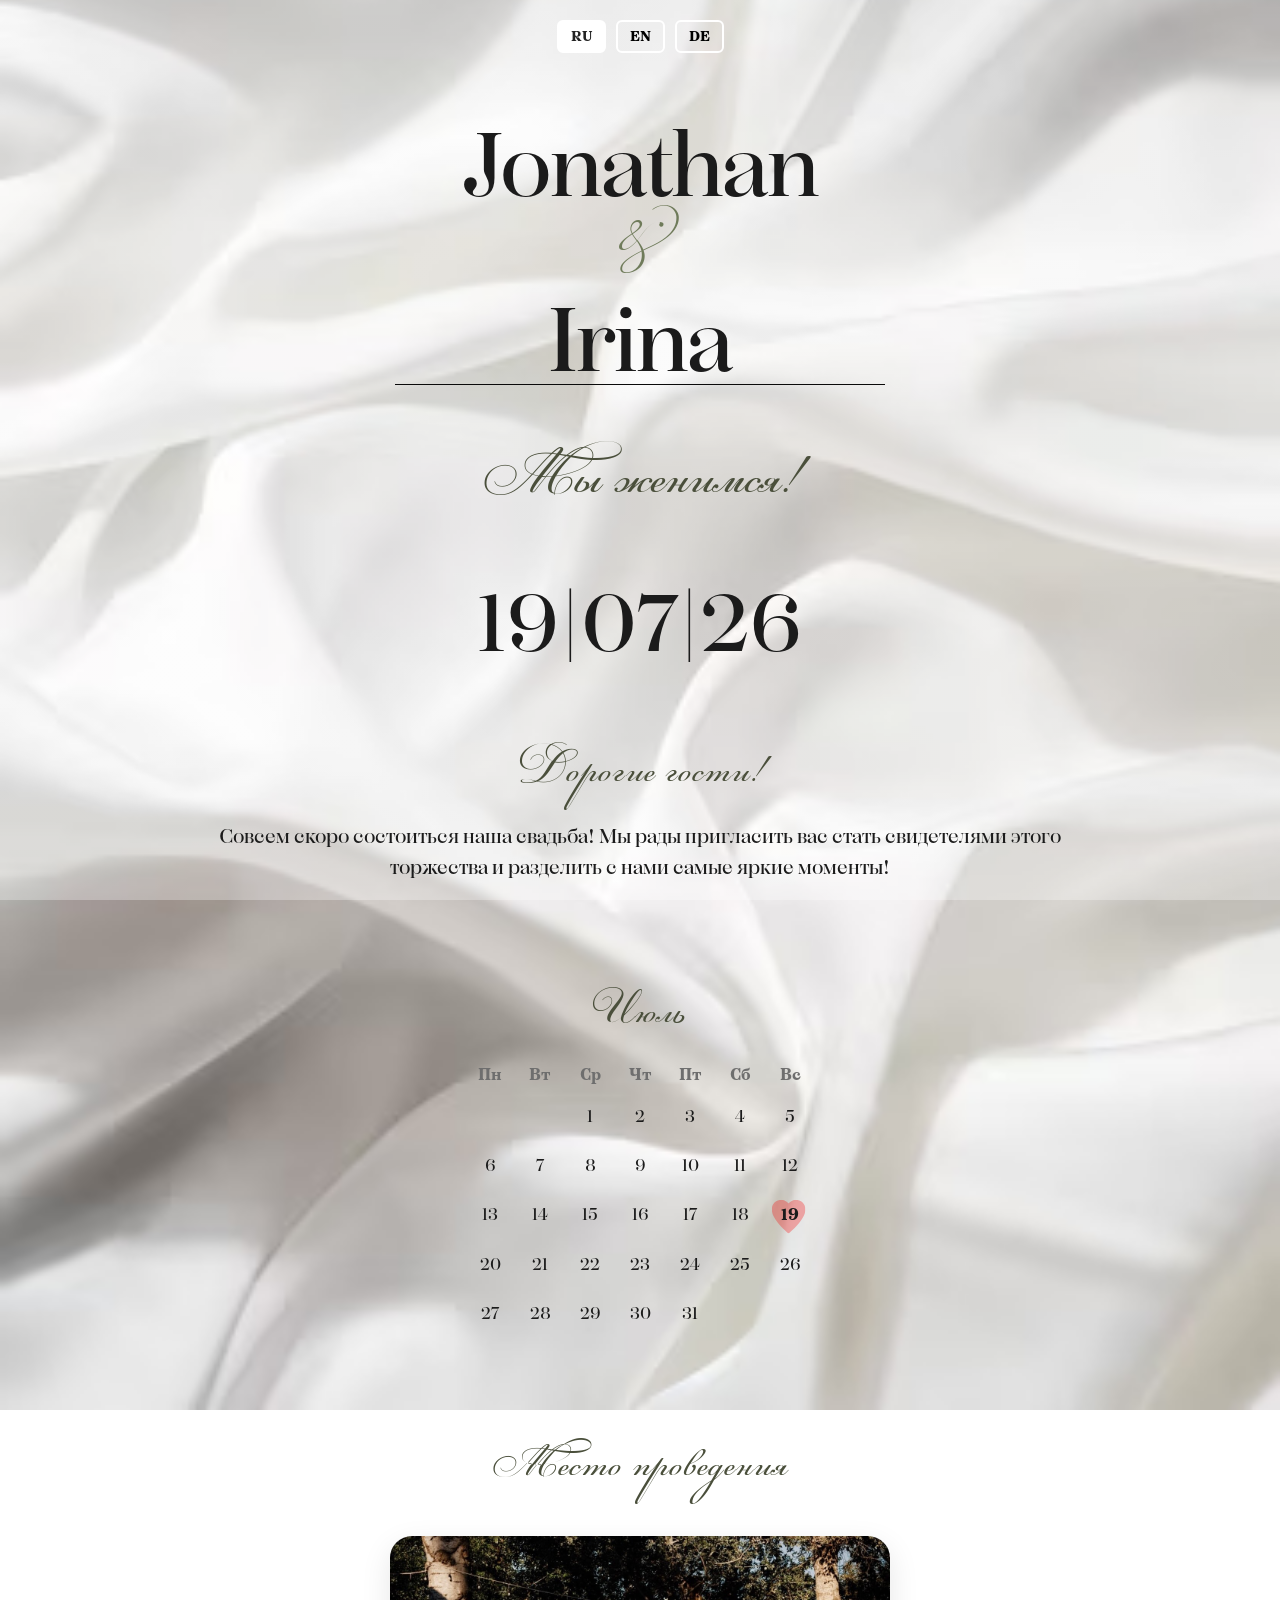
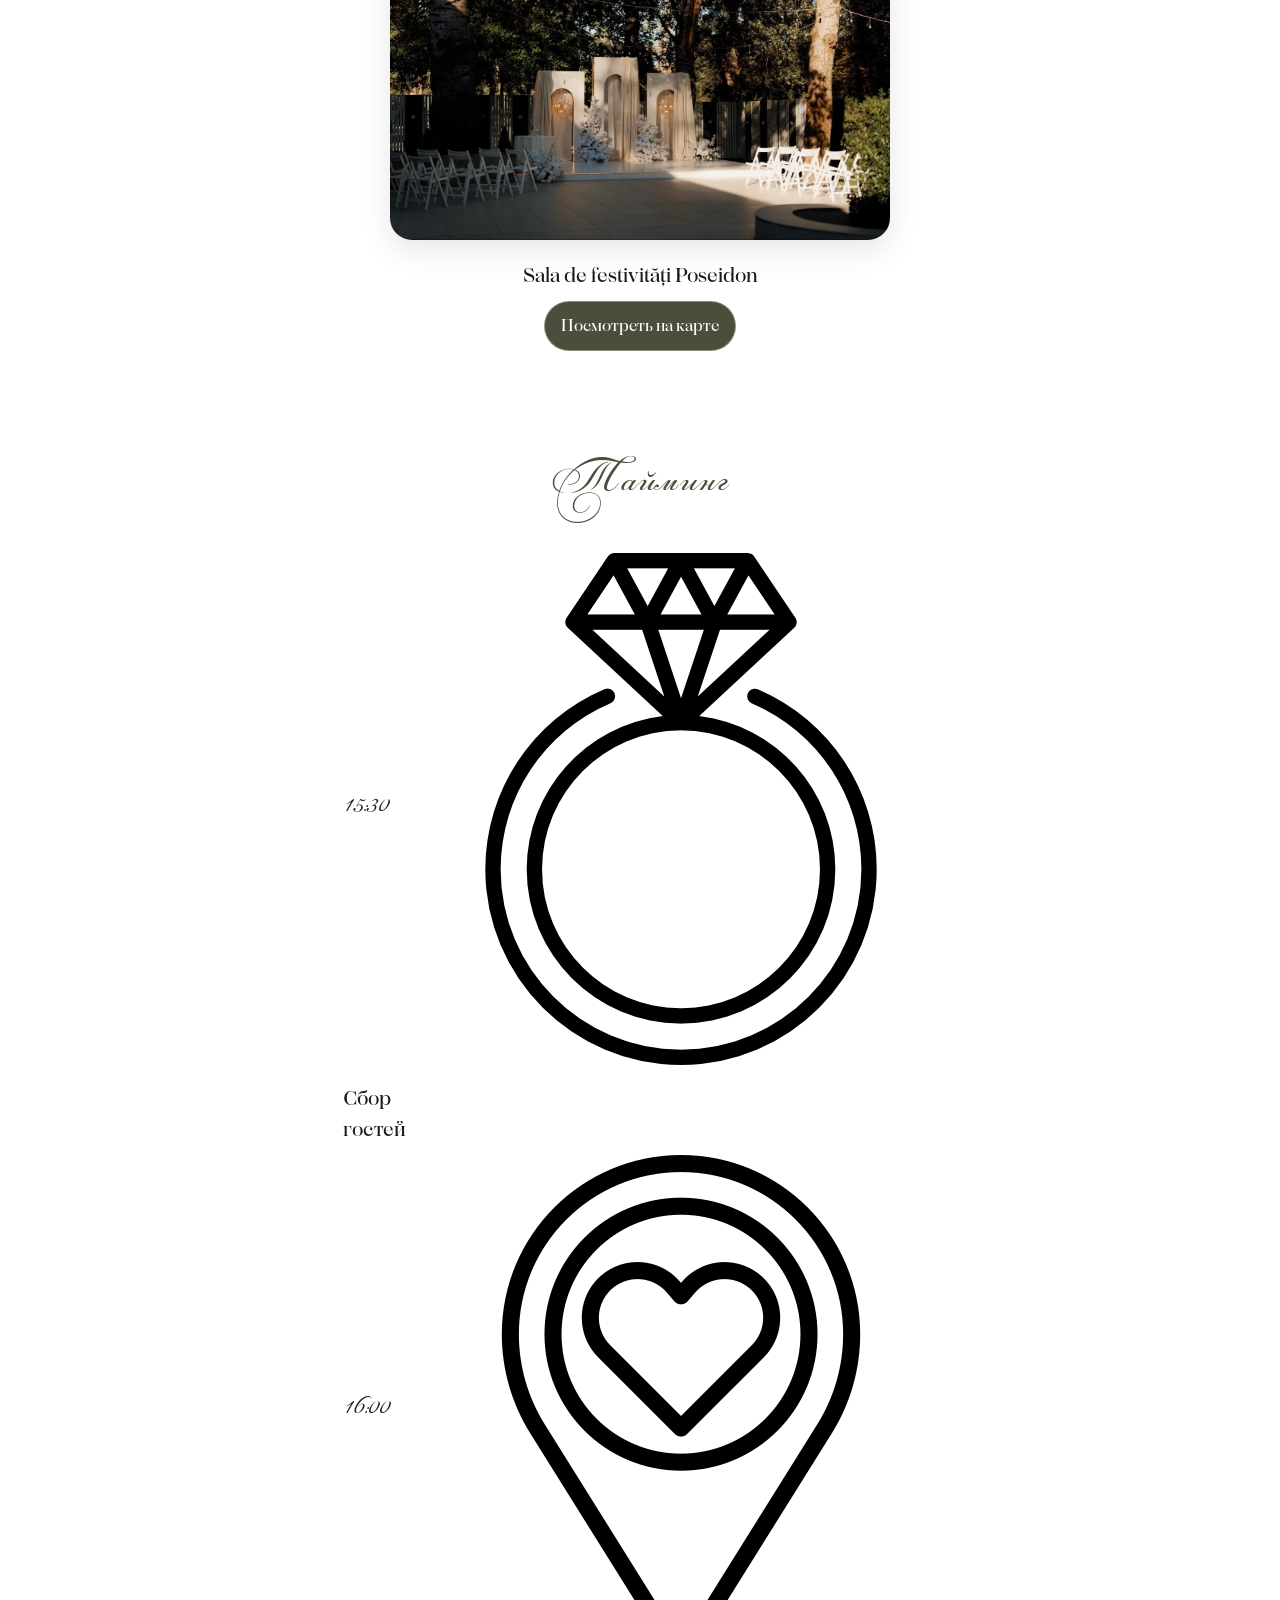
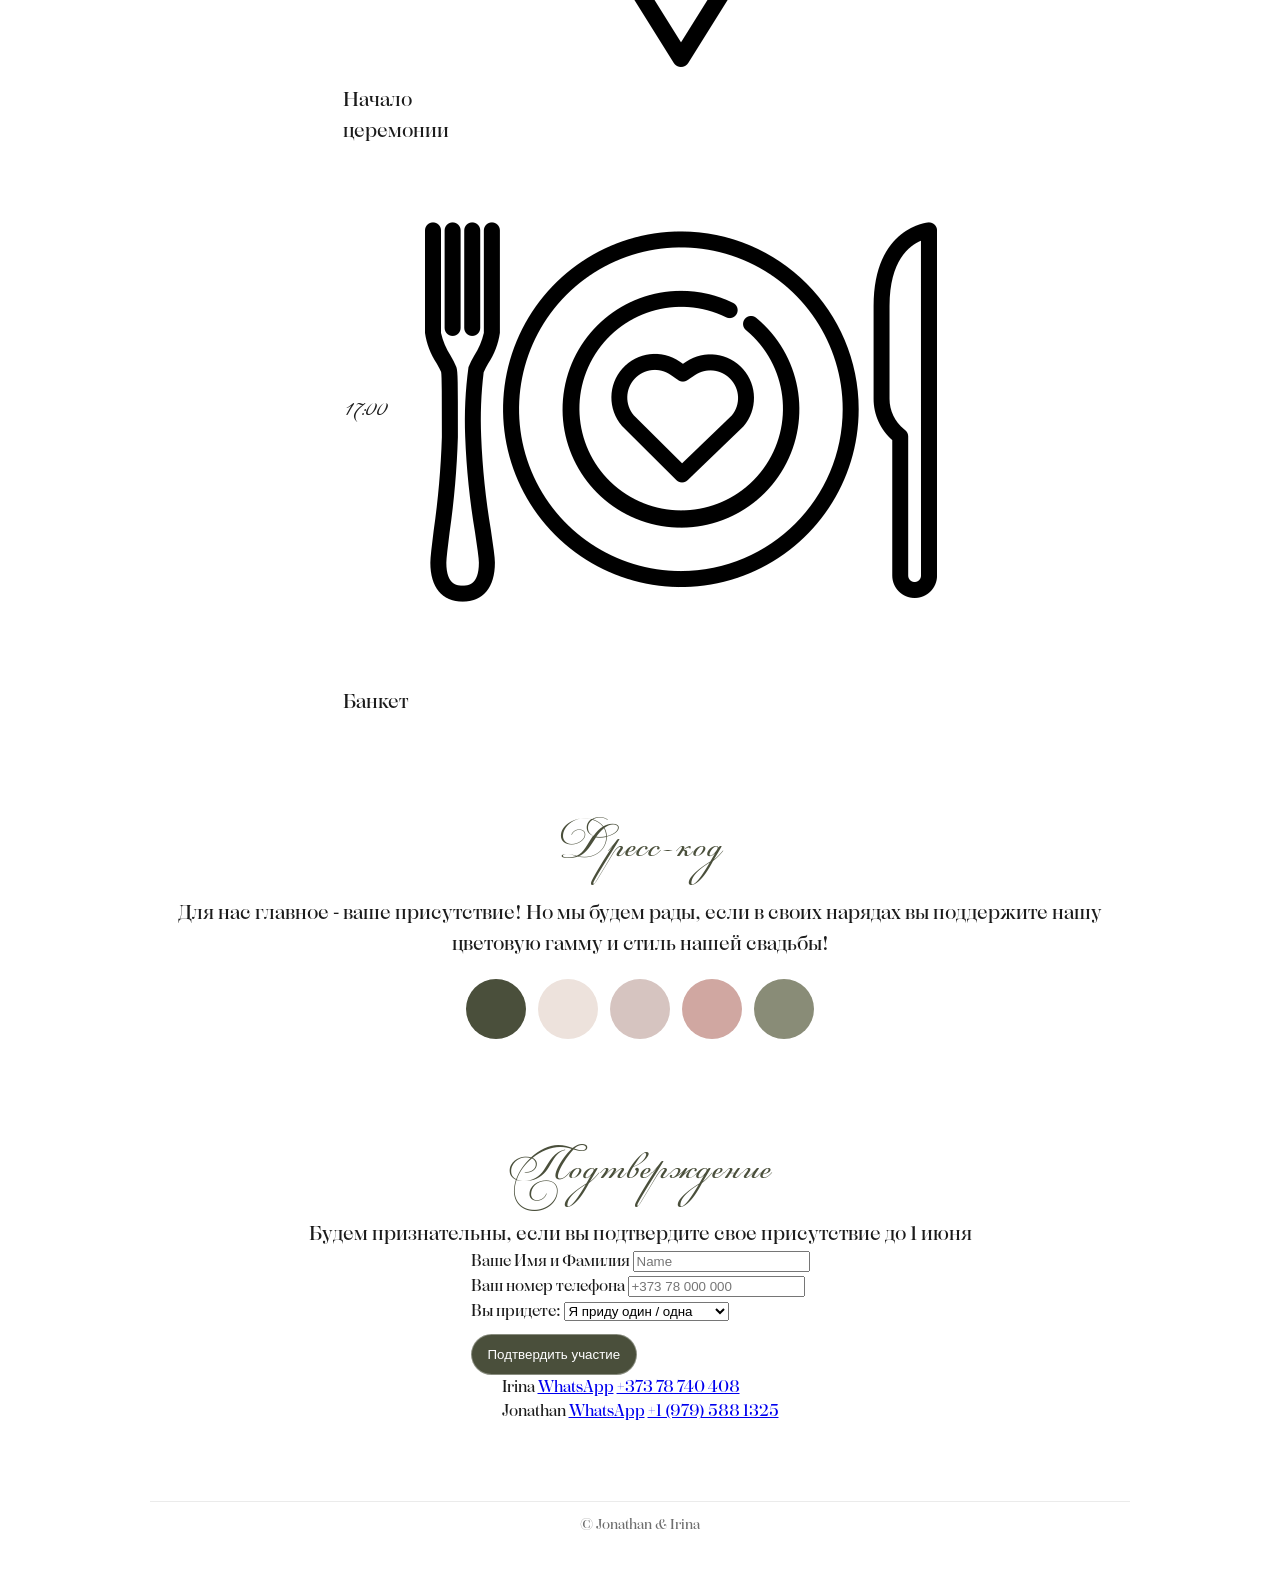
<file: index.html>
<!doctype html>
<html lang="ru">
  <head>
    <meta charset="utf-8" />
    <meta name="viewport" content="width=device-width, initial-scale=1" />
    <title>Wedding Invitation</title>
    <meta name="description" content="Wedding invitation" />
    <link rel="stylesheet" href="style.css" />
<link rel="icon" href="./images/rings.png" sizes="any" />
<link rel="icon" href="./images/rings.png" type="image/svg+xml" />

<link rel="apple-touch-icon" href="./images/apple-touch-icon.png" />

<link rel="manifest" href="./site.webmanifest" />
  </head>
  <body>
<div class="lang">
      <button type="button" data-lang="ru" aria-pressed="true">RU</button>
      <button type="button" data-lang="en" aria-pressed="false">EN</button>
      <button type="button" data-lang="de" aria-pressed="false">DE</button>
      </div>

    <main>
      <section class="hero">
        <div class="container">
        <div class="hero__names fade-in">
          <span class="hero__name ">Jonathan</span>
          <span class="hero__amp">&</span>
          <span class="hero__name ">Irina</span>
        </div>
        <!-- <div class="couple-card fade-in delay-1">
          <div class="couple-image">
            <img src="./images/couple.jpg" alt="Jonathan & Irina">
          </div>
        </div> -->
          <hr />
          <p class="kicker fade-in delay-2" data-i18n="we_marry">Мы женимся!</p>
          <p class="data reveal">19|07|26</p>
        </div>
      </section>
      
      <section class="section fade-in">
        <div class="container card">
          <p class="h2" data-i18n="dear_guests">Дорогие гости!</p>
          <p class="p" data-i18n="invitation_text">
            Совсем скоро состоиться наша свадьба!
            Мы рады пригласить вас стать свидетелями этого торжества и разделить с нами самые яркие моменты!
          </p>
          </div>
      </section>

      <section class="section">
        <div class="container card fade-in">
          <p class="h2" data-i18n="july">Июль</p>
          <div class="calendar">
            <div class="weekdays">
              <div data-i18n="mon">Пн</div>
              <div data-i18n="tue">Вт</div>
              <div data-i18n="wed">Ср</div>
              <div data-i18n="thu">Чт</div>
              <div data-i18n="fri">Пт</div>
              <div data-i18n="sat">Сб</div>
              <div data-i18n="sun">Вс</div>
              </div>
              <div class="days">
                <div></div>
                <div></div>
              <div>1</div>
              <div>2</div>
              <div>3</div>
              <div>4</div>
              <div>5</div>
              <div>6</div>
              <div>7</div>
              <div>8</div>
              <div>9</div>
              <div>10</div>
              <div>11</div>
              <div>12</div>
              <div>13</div>
              <div>14</div>
              <div>15</div>
              <div>16</div>
              <div>17</div>
              <div>18</div>
              <div class="heart-wrap"><span>19</span></div>
              <!-- <div class="ring"><span>19</span></div> -->
              <div>20</div>
              <div>21</div>
              <div>22</div>
              <div>23</div>
              <div>24</div>
              <div>25</div>
              <div>26</div>
              <div>27</div>
              <div>28</div>
              <div>29</div>
              <div>30</div>
              <div>31</div>
              </div>
              </div>
        </div>
      </section>

      <section class="section fade-in">
        <div class="container card fade-in">
          <p class="h2" data-i18n="venue">Место проведения</p>
          <div class="venue-image">
            <img src="./images/poseidon.jpg" alt="Sala de festivități Poseidon">
          </div>
          <p class="p">Sala de festivități Poseidon</p>
          <a class="btn btn--ghost" href="https://www.google.com/maps?q=Sala+de+festivități+Poseidon" target="_blank"
            rel="noopener" data-i18n="view_map">
            Посмотреть на карте
          </a>
        </div>
      </section>

      <section class="section fade-in" id="details">
  <div class="container card fade-in">
    <h2 class="h2" data-i18n="schedule">Тайминг</h2>
    <ul class="timeline">
      <li>
        <span class="timeline__time">15:30</span>
        <div class="timeline__icon">
          <img src="./images/ring.png" alt="icon">
        </div>
        <span class="timeline__text" data-i18n="guests_arrival">Сбор гостей</span>
        </li>
        <li>
        <span class="timeline__time">16:00</span>
        <div class="timeline__icon">
          <img src="./images/placeholder.png" alt="icon">
        </div>
        <span class="timeline__text" data-i18n="ceremony_start">Начало церемонии</span>
        </li>
        <li>
        <span class="timeline__time">17:00</span>
        <div class="timeline__icon">
          <img src="./images/wedding-dinner.png" alt="icon">
        </div>
        <span class="timeline__text" data-i18n="banquet">Банкет</span>
        </li>
        </ul>
        </div>
        </section>

      <section class="section fade-in" id="details">
        <div class="container card fade-in">
          <h2 class="h2" data-i18n="dress_code">Дресс-код</h2>
          <p class="p" data-i18n="dress_text">
            Для нас главное - ваше присутствие! Но мы будем рады, если в своих нарядах вы поддержите нашу цветовую гамму и
            стиль нашей свадьбы!
            </p>
          <div class="color-palette">
            <span class="color-circle pastel1"></span>
            <span class="color-circle pastel2"></span>
            <span class="color-circle pastel3"></span>
                        <span class="color-circle pastel4"></span>
                        <span class="color-circle pastel5"></span>

          </div>
        </div>
      </section>

    <section class="section fade-in">
      <div class="container card rsvp-card">
        <h2 class="h2" data-i18n="rsvp_title">Подтверждение</h2>
        <p class="p rsvp-deadline">
      <span data-i18n="rsvp_text"> Будем признательны, если вы подтвердите свое присутствие
        до</span>
      <span class="highlight" data-i18n="rsvp_date">1 июня</span>
      </p>
    <form action="https://formspree.io/f/xyknzzrd" method="POST" class="rsvp-form" id="weddingForm">
      <div class="form-group">
        <label class="form-label" data-i18n="form_name">Ваше Имя и Фамилия</label>
        <input type="text" name="guest_1_name" placeholder="Name" required class="form-input">
      </div>
<div class="form-group">
  <label class="form-label" data-i18n="form_phone">Ваш номер телефона</label>
  <input type="tel" name="guest_1_phone" placeholder="+373 78 000 000" required class="form-input" id="phoneInput">
  <span class="form-error" id="phoneError" data-i18n="phone_error"></span>
  </div>
      <div class="form-group">
        <label class="form-label" data-i18n="form_attendance">Вы придете:</label>
        <select name="attendance_type" id="attendanceSelect" class="form-input" required>
          <option value="single" data-i18n="attend_single">Я приду один / одна</option>
          <option value="couple" data-i18n="attend_couple">Приду с парой</option>
          <option value="family" data-i18n="attend_family">Придем семьей</option>
          <option value="none" data-i18n="attend_none">К сожалению, не смогу</option>
        </select>
      </div>
      <div id="coupleSection" class="dynamic-section" style="display: none;">
        <div class="form-group">
          <label class="form-label" data-i18n="partner_name">Имя партнера</label>
          <input type="text" name="partner_name" placeholder="Partner's name" class="form-input">
        </div>
        <div class="form-group">
  <label class="form-label" data-i18n="partner_phone">Телефон партнера</label>
  <input type="tel" name="partner_phone" placeholder="+373 78 000 000" class="form-input" id="partnerPhoneInput">
  <span class="form-error" id="partnerPhoneError" data-i18n="phone_error"></span>
  </div>
      </div>
      <div id="coupleSection" class="dynamic-section" style="display: none;">
        <div class="form-group">
          <label class="form-label" data-i18n="guest_name">Имя вашего спутника / спутницы</label>
          <input type="text" name="partner_name" class="form-input">
        </div>
      </div>

  <div id="familySection" class="dynamic-section" style="display: none;">
    <div class="form-group">
      <label class="form-label" data-i18n="family_names">Имена всех членов семьи</label>
      <textarea name="family_names" placeholder="Names of all family members" class="form-input"></textarea>
    </div>
  </div>
  <button type="submit" class="btn btn--ghost" data-i18n="confirm_btn">Подтвердить участие</button>
  </form>
  <div class="rsvp-grid">
                  <div class="contact-box">
                    <span class="contact-name">Irina</span>
                      <a href="https://wa.me/37378740408" class="btn-contact wa" target="_blank">WhatsApp</a>
                      <a href="tel:+37378740408" class="link-tel">+373 78 740 408</a>
                      </div>
                  <div class="contact-box">
                    <span class="contact-name">Jonathan</span>
                      <a href="https://wa.me/19795881325" class="btn-contact wa" target="_blank">WhatsApp</a>
                      <a href="tel:+1 (979) 588 1325" class="link-tel">+1 (979) 588 1325</a>
                      </div>
                      </div>
                      </div>
                      </section>

      <footer class="footer">
        <div class="container footer__inner">
          <span class="muted">© <span id="y"></span> <span>Jonathan & Irina</span></span>
        </div>
      </footer>
    </main>
<script src="script.js"></script>

<script>
  const urlParams = new URLSearchParams(window.location.search);
  let lang = urlParams.get('lang');

  if (lang) localStorage.setItem('siteLang', lang);

  const savedLang = localStorage.getItem('siteLang');
  if (savedLang) lang = savedLang;

  if (lang) {
    document.querySelectorAll("[data-i18n]").forEach(el => {
      const key = el.dataset.i18n;
      if (translations[lang][key]) el.textContent = translations[lang][key];
    });

    document.querySelectorAll(".lang button").forEach(b => b.setAttribute("aria-pressed", "false"));
    const siteBtn = document.querySelector(`.lang button[data-lang="${lang}"]`);
    if (siteBtn) siteBtn.setAttribute("aria-pressed", "true");
  }

          document.querySelectorAll(".lang button").forEach(btn => {
            btn.addEventListener("click", () => {
              const selectedLang = btn.dataset.lang;
              localStorage.setItem('siteLang', selectedLang);
              window.location.search = `?lang=${selectedLang}`; // перезагрузка с выбранным языком
            });
          });
          </script>
          <script>
            document.addEventListener("DOMContentLoaded", () => {

              const elements = document.querySelectorAll(".fade-in");

              const observer = new IntersectionObserver(entries => {
                entries.forEach(entry => {
                  if (entry.isIntersecting) {
                    entry.target.classList.add("show");
                    observer.unobserve(entry.target);
                  }
                });
              }, {
                threshold: 0.15
              });

              elements.forEach(el => observer.observe(el));

            });
          </script>
          
          <script>
            document.addEventListener("DOMContentLoaded", () => {

              const reveals = document.querySelectorAll(".reveal");

              const observer = new IntersectionObserver((entries) => {
                entries.forEach(entry => {
                  if (entry.isIntersecting) {
                    entry.target.classList.add("visible");
                    observer.unobserve(entry.target); 
                  }
                });
              }, {
                threshold: 0.2
              });

              reveals.forEach(el => observer.observe(el));

            });

              document.addEventListener("DOMContentLoaded", function () {
                const select = document.getElementById('attendanceSelect');
                const coupleSection = document.getElementById('coupleSection');
                const familySection = document.getElementById('familySection');

                select.addEventListener('change', function () {
                  const value = this.value;

                  coupleSection.style.display = 'none';
                  familySection.style.display = 'none';

                  if (value === 'couple') {
                    coupleSection.style.display = 'flex';
                  } else if (value === 'family') {
                    familySection.style.display = 'flex';
                  }
                });
            });

  document.addEventListener("DOMContentLoaded", function () {

    const form = document.getElementById("weddingForm");

    const phoneInput = document.getElementById("phoneInput");
    const phoneError = document.getElementById("phoneError");

    const partnerPhoneInput = document.getElementById("partnerPhoneInput");
    const partnerPhoneError = document.getElementById("partnerPhoneError");

    const phoneRegex = /^\+?[0-9\s]{9,15}$/;

    form.addEventListener("submit", function (e) {

      let valid = true;

      const phone = phoneInput.value.trim();

      if (!phoneRegex.test(phone)) {
        phoneError.classList.add("show");
        phoneInput.classList.add("invalid");
        valid = false;
      }

      if (partnerPhoneInput) {
        const partnerPhone = partnerPhoneInput.value.trim();

        if (partnerPhone !== "" && !phoneRegex.test(partnerPhone)) {
          partnerPhoneError.classList.add("show");
          partnerPhoneInput.classList.add("invalid");
          valid = false;
        }
      }

      if (!valid) {
        e.preventDefault();
      }

    });

    phoneInput.addEventListener("input", () => {
      if (phoneRegex.test(phoneInput.value.trim())) {
        phoneError.classList.remove("show");
        phoneInput.classList.remove("invalid");
      }
    });

    if (partnerPhoneInput) {
      partnerPhoneInput.addEventListener("input", () => {
        if (phoneRegex.test(partnerPhoneInput.value.trim())) {
          partnerPhoneError.classList.remove("show");
          partnerPhoneInput.classList.remove("invalid");
        }
      });
    }

  });
</script>
  </body>
</html>
</file>
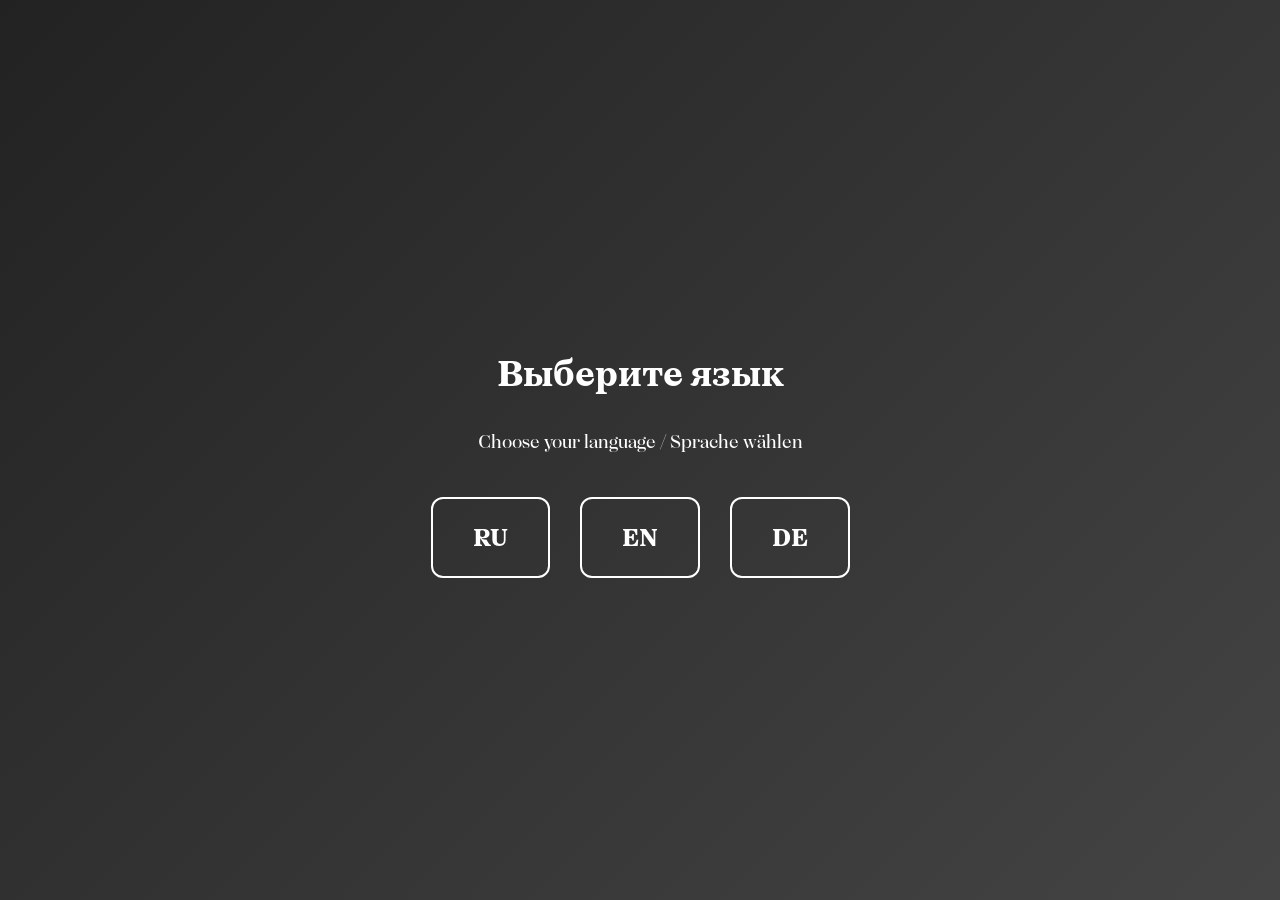
<file: lang.html>
<!doctype html>
<html lang="ru">
<head>
  <meta charset="utf-8">
  <meta name="viewport" content="width=device-width, initial-scale=1">
  <title>Выбор языка / Choose Language / Sprache wählen</title>
  <link rel="stylesheet" href="style.css">
</head>
<body>
  <div class="lang-landing">
    <h1>Выберите язык</h1>
    <p>Choose your language / Sprache wählen</p>
    <div class="lang-options">
      <a href="index.html?lang=ru" class="lang-btn">RU</a>
      <a href="index.html?lang=en" class="lang-btn">EN</a>
      <a href="index.html?lang=de" class="lang-btn">DE</a>
    </div>
  </div>
</body>
</html>
</file>
<file: style.css>
/* =========================
   THEME TOKENS
========================= */
:root {
  --bg: #fbfaf8;
  --card: rgba(255, 255, 255, 0.86);
  --text: #1b1b1b;
  --muted: #6e6e6e;
  --line: rgba(0, 0, 0, 0.08);

  --olive: #6f7b5a;
  --olive-dark: #5f6b4b;

  --radius: 22px;
  --shadow: 0 16px 40px rgba(0, 0, 0, 0.08);
}

/* =========================
   BASE
========================= */
* {
  box-sizing: border-box;
}

html {
  scroll-behavior: smooth;
}

@font-face {
  font-family: "Florisel Script";
  src: url("./fonts/Floriselscript.ttf") format("truetype");
  font-weight: normal;
  font-style: normal;
}

@font-face {
  font-family: "Oceanic";
  src: url("./fonts/TRIAL_Oceanic-Medium-BF6487cfe5e2078.otf") format("opentype");
  font-weight: 300;
}

@font-face {
  font-family: "Oceanic";
  src: url("./fonts/TRIAL_Oceanic-Regular-BF6487cfe600a81.otf") format("opentype");
  font-weight: 400;
}

@font-face {
  font-family: "Oceanic";
  src: url("./fonts/TRIAL_OceanicText-Bold-BF6487cfe5d76e7.otf") format("opentype");
  font-weight: 700;
}
body {
  margin: 0;
  /* background:
    radial-gradient(1200px 800px at 20% -10%, rgba(111, 123, 90, 0.08), transparent 55%),
      radial-gradient(1000px 700px at 80% 0%, rgba(0, 0, 0, 0.05), transparent 50%),
    var(--bg);
      */ background: url('./images/satin1.jpg') no-repeat center center fixed;
        background-size: cover;
  color: var(--text);
  font-family: "Oceanic";
  line-height: 1.55;
}

body::before {
  content: "";
  position: fixed;
  inset: 0;
  background: linear-gradient(rgba(255, 255, 255, 0.3),
      rgba(255, 255, 255, 0.3)),
    url('./images/satin1.jpg') no-repeat center center;
  background-size: cover;
  z-index: -1;

}
.container {
  width: min(980px, calc(100% - 32px));
  margin: 0 auto;
}

/* =========================
         HERO
========================= */
.lang {
  display: flex;
  gap: 10px;
  justify-content: center;
  margin: 20px 0;
}

.lang button {
  background: transparent;
  border: 2px solid #fff;
  border-radius: 6px;
  padding: 6px 12px;
  font-family: "Oceanic", sans-serif;
  font-weight: 700;
  font-size: 14px;
  cursor: pointer;
  transition: all 0.3s ease;
}

.lang button[aria-pressed="true"] {
  background: #fff;
  color: #222;
}

.lang button:hover {
  background: rgba(255, 255, 255, 0.2);
}
.hero {
  padding: 56px 0 26px;
}

.title {
  margin: 0;
  font-family: "Oceanic";
  font-weight: 400;
  font-size: clamp(40px, 10vw, 100px);
  line-height: 1.1;
  text-align: center;
}

.amp {
  display: inline-block;
  font-size: 0.8em;
    margin: 6px 0;
}

.kicker {
  margin: 55px 0 30px;
    font-size: 70px;
    text-align: center;
    color: #4a4f3b;
    font-family: "Florisel Script", cursive;
}

.data {
  margin: 0;
  font-family: "Oceanic";
  font-weight: 400;
  font-size: clamp(40px, 7vw, 80px);
    line-height: 1.1;
    text-align: center;
}

hr {
  border: none;
  height: 1px;
  width: 50%;
  background-color: #0a0a0a;
}

/* =========================
   SECTIONS / CARDS / TEXT
========================= */
.section {
    /* display: flex; */
      /* align-items: center; */
      /* justify-content: center; */
      padding: 25px 0;
}

.card {
  display: flex;
    flex-direction: column;
    align-items: center;
  /* padding: 22px 18px; */
}

.h2 {
  margin: 0;
  font-family: "Florisel Script", cursive;
  font-weight: 400;
  padding: 0;
  letter-spacing: 0.02em;
  font-size: 50px;
    color: #4a4f3b;
}

.p {
  margin: 0;
  padding: 0;
    font-size: 20px;
  text-align: center;
}
.muted {
  color: var(--muted);
  font-size: 14px;
  margin: 12px 0 0;
}

.link {
  color: var(--text);
  font-weight: 700;
  text-decoration: none;
  border-bottom: 1px solid rgba(0, 0, 0, 0.18);
}

.venue-image {
  width: 100%;
  max-width: 500px;
  margin: 20px 0;
  overflow: hidden;
  border-radius: var(--radius);
  box-shadow: 0 10px 30px rgba(0, 0, 0, 0.1);
  line-height: 0;
}

.venue-image img {
  width: 100%;
  height: auto;
  display: block;
  object-fit: cover;
  transition: transform 0.8s ease;
}
/* =========================
   BUTTONS
========================= */
.btn {
  margin-top: 10px;
  padding: 12px 16px;
  border-radius: 999px;
  background: #4a4f3b;
  color: #fff;
  text-decoration: none;
  border: 1px solid transparent;
}
.btn:hover {
  background: var(--olive-dark);
}

.btn--ghost {
  color: #fff;
  align-self: center;
    border: 1px solid rgba(255, 255, 255, 0.35);
}

/* =========================
         CALENDAR
========================= */
.calendar {
  display: flex;
  flex-direction: column;
    gap: 8px;
}

.weekdays,
.days {
  display: grid;
  grid-template-columns: repeat(7, 1fr);
    text-align: center;
    gap: 4px;
}
.weekdays div {
  font-weight: 700;
  color: var(--muted);
}
.days div {
  padding: 10px 0;
  font-weight: 500;
    position: relative;
}
.ring {
  position: relative;
    width: 46px;
    height: 46px;
    background: url('./images/ring.png') no-repeat center -4px;
    background-size: contain;
    transition: transform 0.3s;
}

.ring:hover {
  transform: scale(1.15);
  cursor: pointer;
}

.ring span {
  font-weight: 600;
}
/* =========================
   TIMELINE
========================= */
.timeline {
  margin: 12px 0 0;
  padding: 0;
  list-style: none;
  gap: 10px;
}

.timeline li {
  display: grid;
  grid-template-columns: 72px 1fr;
  gap: 10px;
  padding-top: 10px;
  align-items: center;
}

.timeline__time {
  font-size: 30px;
    color: rgba(12, 12, 12, 0.92);
    font-family: "Florisel Script", cursive;
}
.timeline__text {
  font-size: 20px;
  }
  
  /* =========================
     DRESS-CODE COLORS
  ========================= */
  .color-palette {
  display: flex;
    justify-content: center;
    align-items: center;
    gap: 12px;
    margin-top: 20px;
}

.color-circle {
  width: 60px;
    height: 60px;
    border-radius: 50%;
}
 .pastel1 {
  background-color: #4a4f3b;
  }
  
  .pastel2 {
  background-color: #ede2dc;
  }

 .pastel3 {
  background-color: #d6c4c0;
  }
  
  .pastel4 {
    background-color: #d0a7a1;
  }
  
  .pastel5 {
    background-color: #898c77;
  }

/* =========================
   CONTACTS
========================= */
.contacts {
  margin-top: 10px;
  display: flex;
  align-items: center;
  gap: 10px;
  flex-wrap: wrap;
}
.dot {
  color: var(--muted);
}

/* =========================
   FOOTER
========================= */
.footer {
  padding: 26px 0 42px;
}

.footer__inner {
  text-align: center;
  padding-top: 10px;
  border-top: 1px solid var(--line);
}

/* =========================
   RESPONSIVE
========================= */
@media (min-width: 820px) {
  .grid {
      grid-template-columns: 1fr 1fr;
      }
  
        .card {
          padding: 26px 22px;
        }
        }
.lang-landing {
  height: 100vh;
  display: flex;
  flex-direction: column;
  justify-content: center;
  align-items: center;
  background: linear-gradient(135deg, #222, #444);
  color: #fff;
  font-family: "Oceanic", sans-serif;
  text-align: center;
}

.lang-landing h1 {
  font-size: 36px;
  margin-bottom: 10px;
}

.lang-landing p {
  font-size: 18px;
  margin-bottom: 40px;
}

.lang-options {
  display: flex;
  gap: 30px;
}

.lang-btn {
  display: inline-block;
  padding: 20px 40px;
  font-size: 24px;
  font-weight: 700;
  color: #fff;
  border: 2px solid #fff;
  border-radius: 12px;
  text-decoration: none;
  transition: all 0.3s ease;
}

.lang-btn:hover {
  background: #fff;
  color: #222;
  transform: scale(1.1);
}
/* =========================
   ANIMATIONS
========================= */

.fade-in {
  opacity: 0;
  transform: translateY(40px);
  transition: opacity 1s ease, transform 1s ease;
}

.fade-in.show {
  opacity: 1;
  transform: translateY(0);
}

.delay-1 {
  transition-delay: 0.2s;
}

.delay-2 {
  transition-delay: 0.4s;
}

.delay-3 {
  transition-delay: 0.6s;
}

.delay-4 {
  transition-delay: 0.8s;
}

/* =========================
   SCROLL REVEAL
========================= */

.reveal {
  opacity: 0;
  transform: translateY(60px);
  transition: opacity 1.2s ease, transform 1.2s ease;
}

.reveal.visible {
  opacity: 1;
  transform: translateY(0);
}
/* =========================
   COMPACT COUPLE CARD
========================= */
.couple-card {
  width: 100%;
  max-width: 320px;
  margin: 30px auto;
  padding: 0;
  display: flex;
  justify-content: center;
}

.couple-image {
  width: 100%;
  overflow: hidden;
  border-radius: var(--radius);
  box-shadow: var(--shadow);
  line-height: 0;
  border: 1px solid rgba(255, 255, 255, 0.4);
}

.couple-image img {
  width: 100%;
  height: auto;
  display: block;
  object-fit: cover;
  transition: transform 1s ease;
}

.couple-image:hover img {
  transform: scale(1.05);
}

@media (max-width: 480px) {
  .couple-card {
    max-width: 260px;
    margin: 20px auto;
  }
}

.hero__names {
  display: flex;
  flex-direction: column;
  align-items: center;
  z-index: 2;
  pointer-events: none;
  width: 100%;
  max-width: 500px;
  margin: 0 auto;
}

.hero__name {
  font-family: "Oceanic";
  font-size: clamp(45px, 12vw, 90px);
  line-height: 0.8;
  letter-spacing: -2px;
}

.name-left {
  align-self: flex-start;
  margin-left: 10%;
}

.name-right {
  align-self: flex-end;
  margin-right: 10%;
  margin-top: -35px;
}

.hero__amp {
  font-family: "Florisel Script", cursive;
  font-size: 60px;
  color: var(--olive);
  margin: 5px 0;
}

/* =========================
         CALENDAR HEART
========================= */
.heart-wrap {
  position: relative;
  display: flex;
  align-items: center;
  justify-content: center;
  width: 46px;
  height: 46px;
  cursor: pointer;
  transition: transform 0.3s ease;
}

.heart-wrap::before {
  content: "";
  position: absolute;
  width: 32px;
  height: 32px;
  top: 10px;
  left: 8px;
  background-color: #f70707;
  clip-path: path('M14 28C14 28 0 17 0 8C0 3 4 0 8 0C11 0 14 3 14 3C14 3 17 0 20 0C24 0 28 3 28 8C28 17 14 28 14 28Z');
  transform: scale(1.2);
  opacity: 0.3;
  z-index: 1;
}

.heart-wrap span {
  position: relative;
  z-index: 2;
  font-weight: 700;
  color: var(--text);
}

.heart-wrap:hover {
  transform: scale(1.2);
}
</file>
